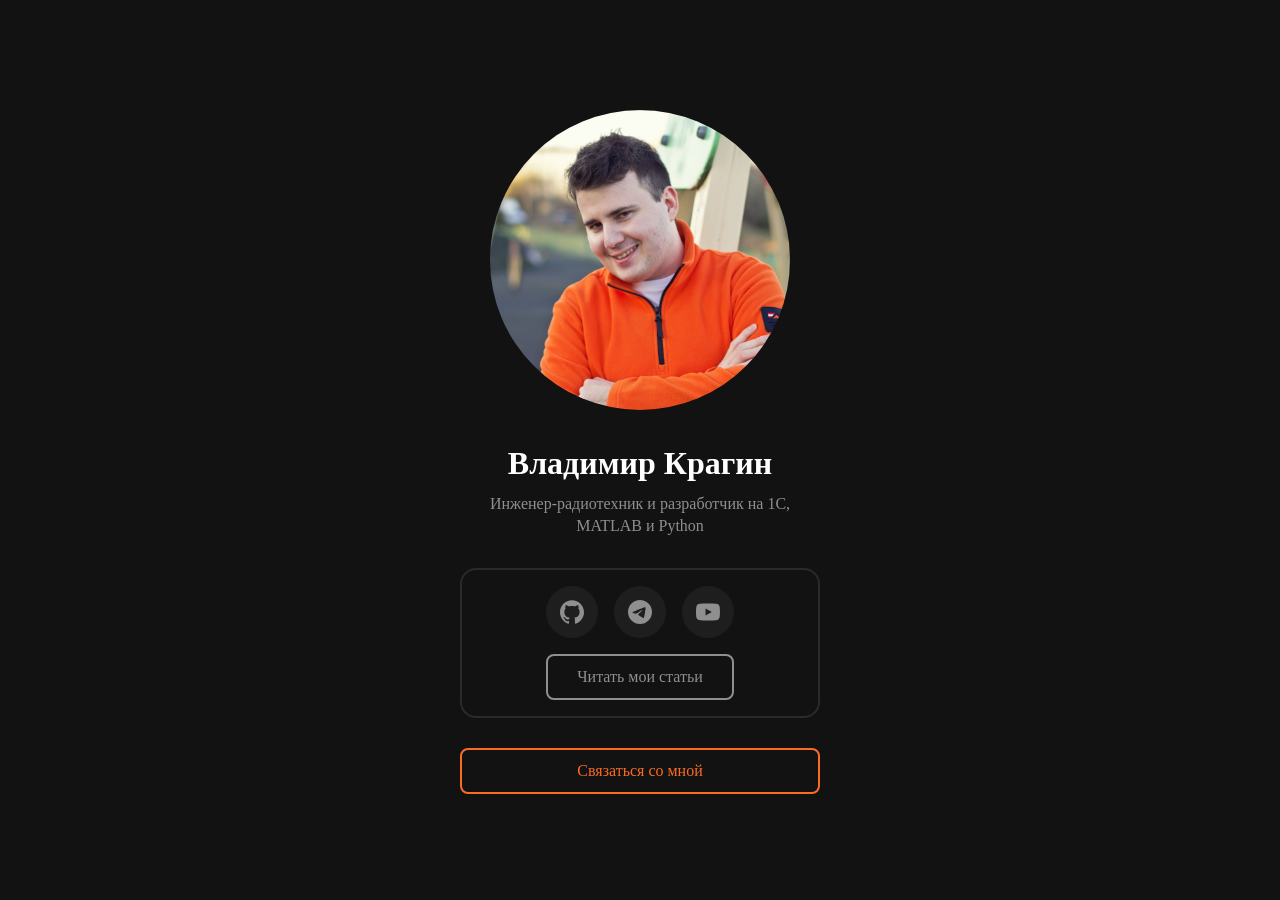
<file: index.html>
<!DOCTYPE html>
<html lang="ru">
    <head>
        <meta charset="UTF-8">
        <meta name="viewport" content="width=device-width, initial-scale=1.0">

        <meta name="description" content="Владимир Крагин — Инженер-радиотехник и разработчик на 1С, MATLAB и Python">
        <meta name="author" content="Владимир Крагин">

        <meta property="og:locale" content="ru_RU">
        <meta property="og:type" content="website">
        <meta property="og:url" content="https://lezhebokin.github.io/">
        <meta property="og:title" content="Владимир Крагин">
        <meta property="og:description" content="Инженер-радиотехник и разработчик на 1С, MATLAB и Python">

        <link href="style.css" rel="stylesheet">
        <title>Главная</title>
    </head>
    <body>
        <img src="me.jpg" alt="Владимир Крагин" class="image">
        <h1 class="title">Владимир Крагин</h1>
        <h3 class="subtitle">Инженер-радиотехник и разработчик на 1С, MATLAB и Python</h3>

        <div class="group">
            <div class="social">
                <a href="https://github.com/lezhebokin" rel="noopener noreferrer" aria-label="GitHub" class="link" target="_blank">
                <svg role="img" viewBox="0 0 24 24" xmlns="http://www.w3.org/2000/svg" width="24" height="24" fill="currentColor">
                    <path d="M12 .297c-6.63 0-12 5.373-12 12 0 5.303 3.438 9.8 8.205 11.385.6.113.82-.258.82-.577
                            0-.285-.01-1.04-.015-2.04-3.338.724-4.042-1.61-4.042-1.61C4.422 18.07 3.633 17.7 3.633
                            17.7c-1.087-.744.084-.729.084-.729 1.205.084 1.838 1.236 1.838 1.236 1.07 1.835 2.809 1.305
                            3.495.998.108-.776.417-1.305.76-1.605-2.665-.3-5.466-1.332-5.466-5.93 0-1.31.465-2.38
                            1.235-3.22-.135-.303-.54-1.523.105-3.176 0 0 1.005-.322 3.3 1.23.96-.267 1.98-.399 3-.405
                            1.02.006 2.04.138 3 .405 2.28-1.552 3.285-1.23 3.285-1.23.645 1.653.24 2.873.12 3.176.765.84
                            1.23 1.91 1.23 3.22 0 4.61-2.805 5.625-5.475 5.92.42.36.81 1.096.81 2.22 0 1.606-.015
                            2.896-.015 3.286 0 .315.21.69.825.57C20.565 22.092 24 17.592 24 12.297c0-6.627-5.373-12-12-12"/>
                </svg>
                </a>
                <a href="https://t.me/lezhebokin_telegram" rel="noopener noreferrer" aria-label="Telegram" class="link" target="_blank">
                <svg role="img" viewBox="0 0 24 24" xmlns="http://www.w3.org/2000/svg" width="24" height="24" fill="currentColor">
                    <path d="M11.944 0A12 12 0 0 0 0 12a12 12 0 0 0 12 12 12 12 0 0 0 12-12A12 12 0 0 0 12 0a12
                            12 0 0 0-.056 0zm4.962 7.224c.1-.002.321.023.465.14a.506.506 0 0
                            1 .171.325c.016.093.036.306.02.472-.18 1.898-.962 6.502-1.36 8.627-.168.9-.499 1.201-.82
                            1.23-.696.065-1.225-.46-1.9-.902-1.056-.693-1.653-1.124-2.678-1.8-1.185-.78-.417-1.21.258-1.91.177-.184
                            3.247-2.977 3.307-3.23.007-.032.014-.15-.056-.212s-.174-.041-.249-.024c-.106.024-1.793
                            1.14-5.061 3.345-.48.33-.913.49-1.302.48-.428-.008-1.252-.241-1.865-.44-.752-.245-1.349-.374-1.297-.789.027-.216.325-.437.893-.663
                            3.498-1.524 5.83-2.529 6.998-3.014 3.332-1.386 4.025-1.627 4.476-1.635z"/>
                </svg>
                </a>
                <a href="https://www.youtube.com/@lezhebokin" rel="noopener noreferrer" aria-label="YouTube" class="link" target="_blank">
                <svg role="img" viewBox="0 0 24 24" xmlns="http://www.w3.org/2000/svg" width="24" height="24" fill="currentColor">
                    <path d="M23.498 6.186a3.016 3.016 0 0 0-2.122-2.136C19.505 3.545 12 3.545 12 3.545s-7.505
                            0-9.377.505A3.017 3.017 0 0 0 .502 6.186C0 8.07 0 12 0 12s0 3.93.502 5.814a3.016 3.016
                            0 0 0 2.122 2.136c1.871.505 9.376.505 9.376.505s7.505 0 9.377-.505a3.015 3.015 0 0 0
                            2.122-2.136C24 15.93 24 12 24 12s0-3.93-.502-5.814zM9.545 15.568V8.432L15.818 12l-6.273 3.568z"/>
                </svg>
                </a>
            </div>
            <a href="document/index.html" class="button button-one">Читать мои статьи</a>
        </div>

        <a href="https://forms.yandex.ru/u/6ab436571f1eb5002dbdd0ef" class="button button-second" rel="noopener noreferrer" target="_blank">Связаться со мной</a>
    </body>
</html>
</file>
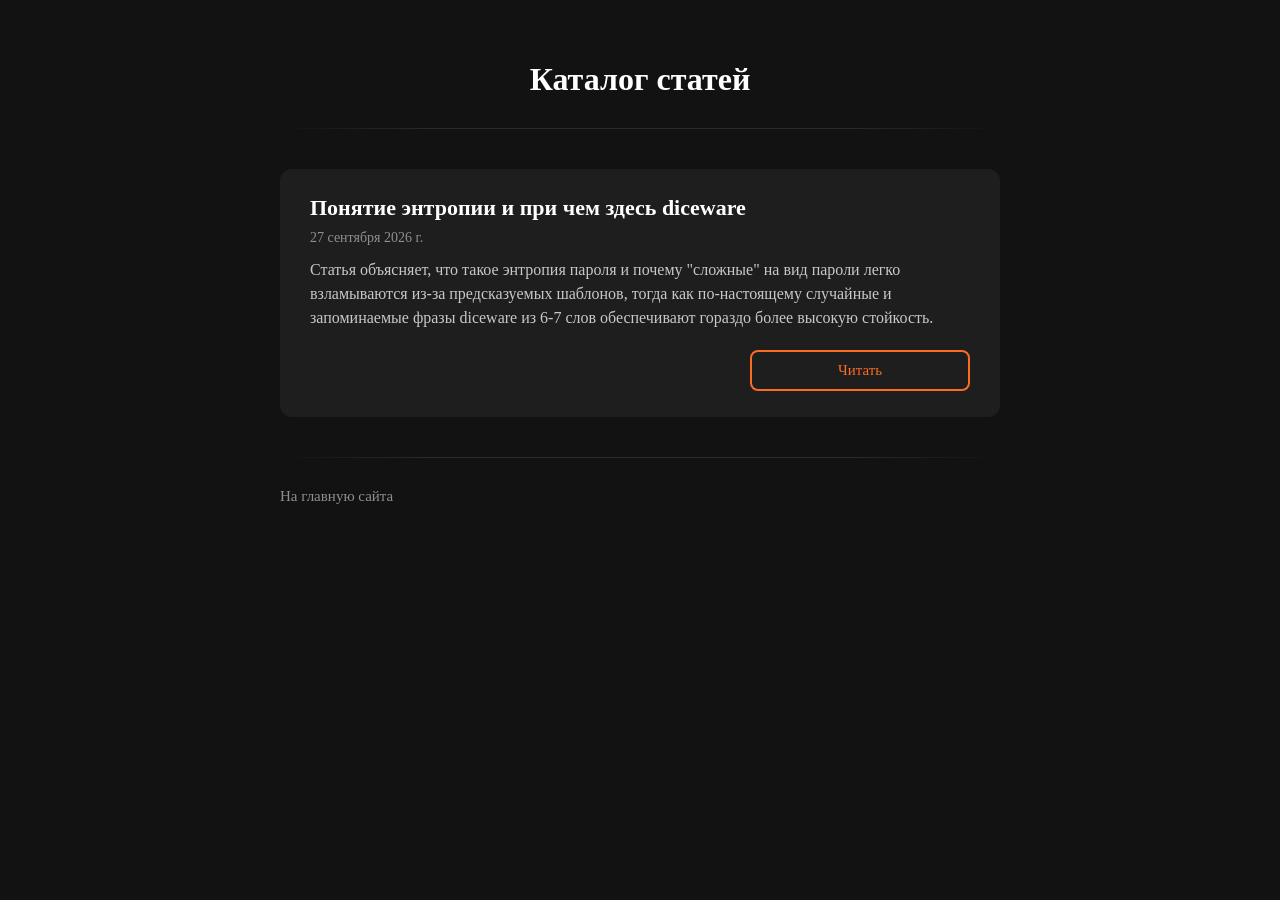
<file: document/index.html>
<!DOCTYPE html>
<html lang="ru">
    <head>
        <meta charset="UTF-8">
        <meta name="viewport" content="width=device-width, initial-scale=1.0">

        <meta name="description" content="Профессиональный блог Владимира Крагина">
        <meta name="author" content="Владимир Крагин">

        <meta property="og:locale" content="ru_RU">
        <meta property="og:type" content="website">
        <meta property="og:url" content="https://lezhebokin.github.io/document/">
        <meta property="og:title" content="Владимир Крагин">
        <meta property="og:description" content="Профессиональный блог">

        <link href="style.css" rel="stylesheet">
        <title>Каталог статей</title>
    </head>
    <body>
        <div class="catalog">
            <h1 class="title">Каталог статей</h1>
        </div>

        <hr class="divider divider-catalog">

        <article class="card">
            <div class="body">
                <h2><a href="entropy-and-diceware.html">Понятие энтропии и при чем здесь diceware</a></h2>
                <p class="card-meta">
                    <time datetime="2026-09-27">27 сентября 2026 г.</time>
                </p>
                <p class="card-description">
                    Статья объясняет, что такое энтропия пароля и почему "сложные" на вид пароли легко взламываются
                    из-за предсказуемых шаблонов, тогда как по-настоящему случайные и запоминаемые фразы diceware из
                    6-7 слов обеспечивают гораздо более высокую стойкость.
                </p>
                <a href="entropy-and-diceware.html" class="read">Читать</a>
            </div>
        </article>

        <hr class="divider divider-catalog">

        <nav class="navigation bottom">
                <a href="../index.html">На главную сайта</a>
        </nav>
    </body>
</html>
</file>
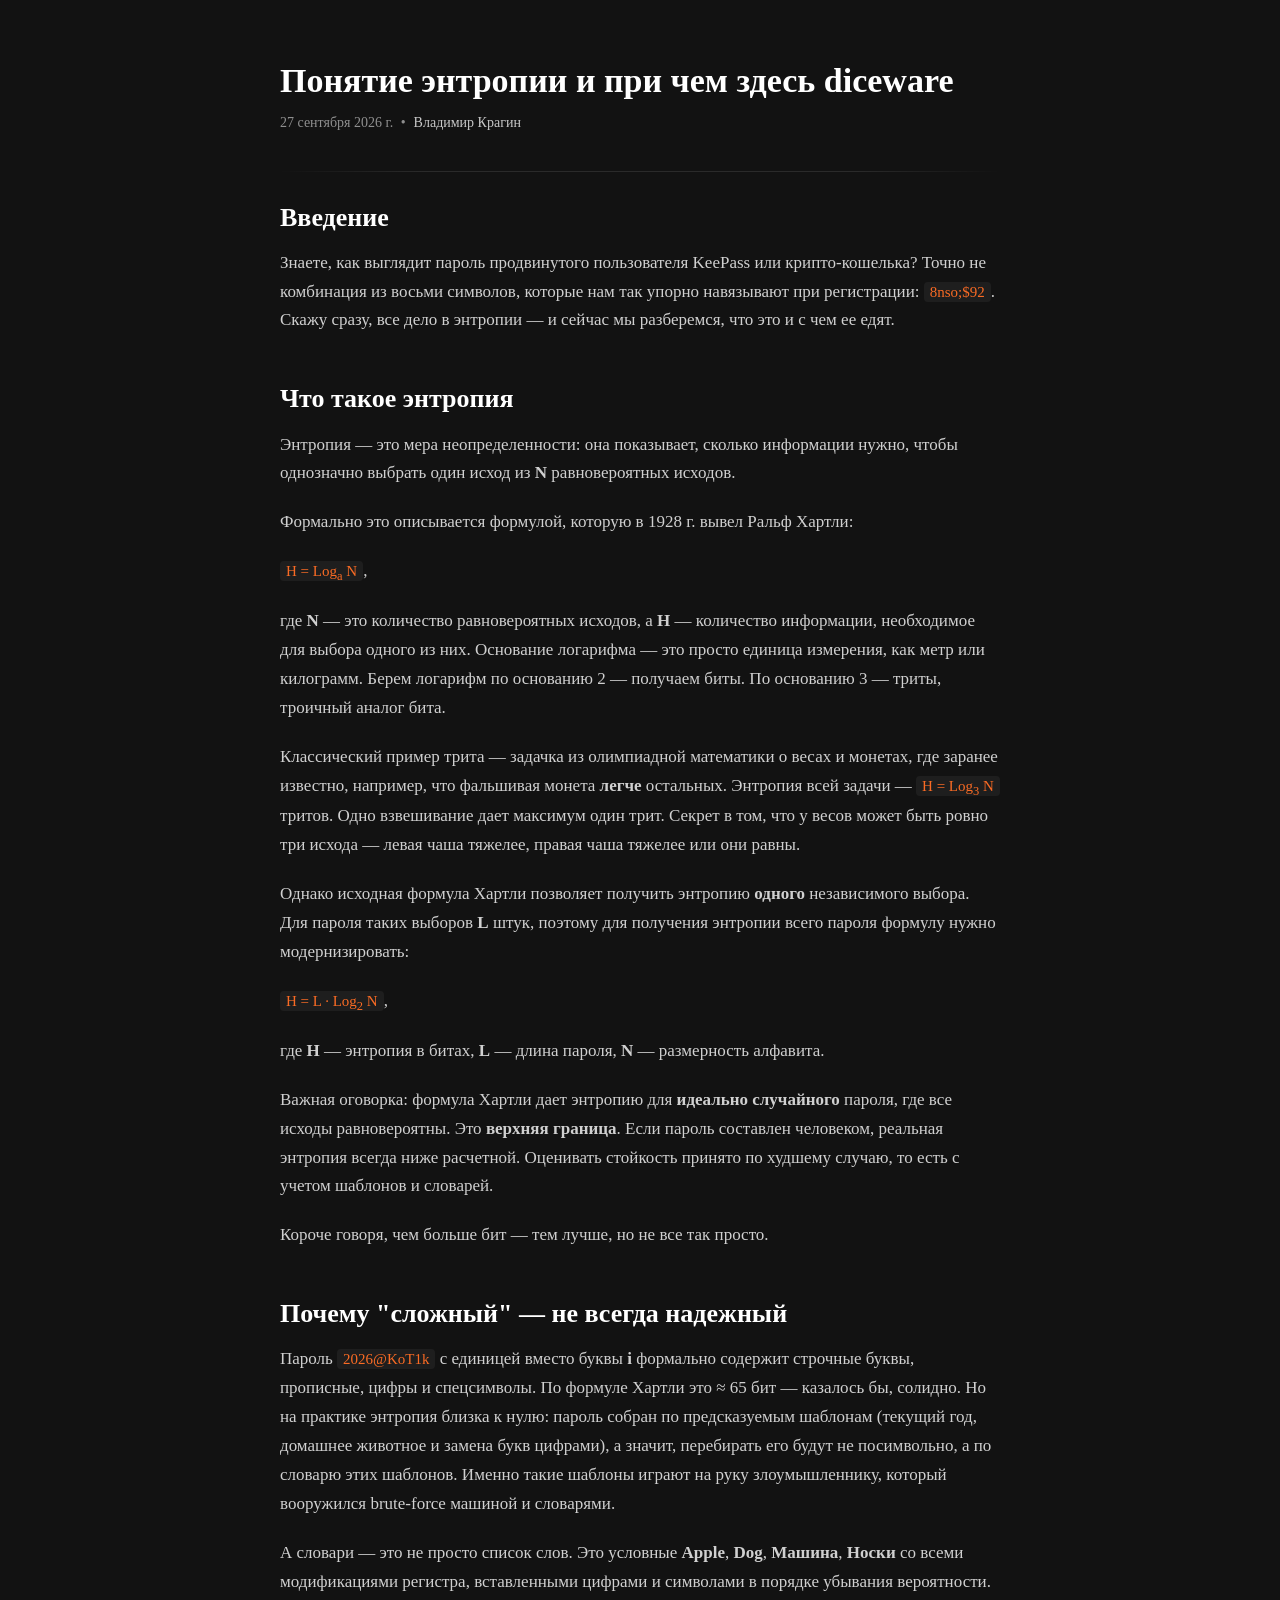
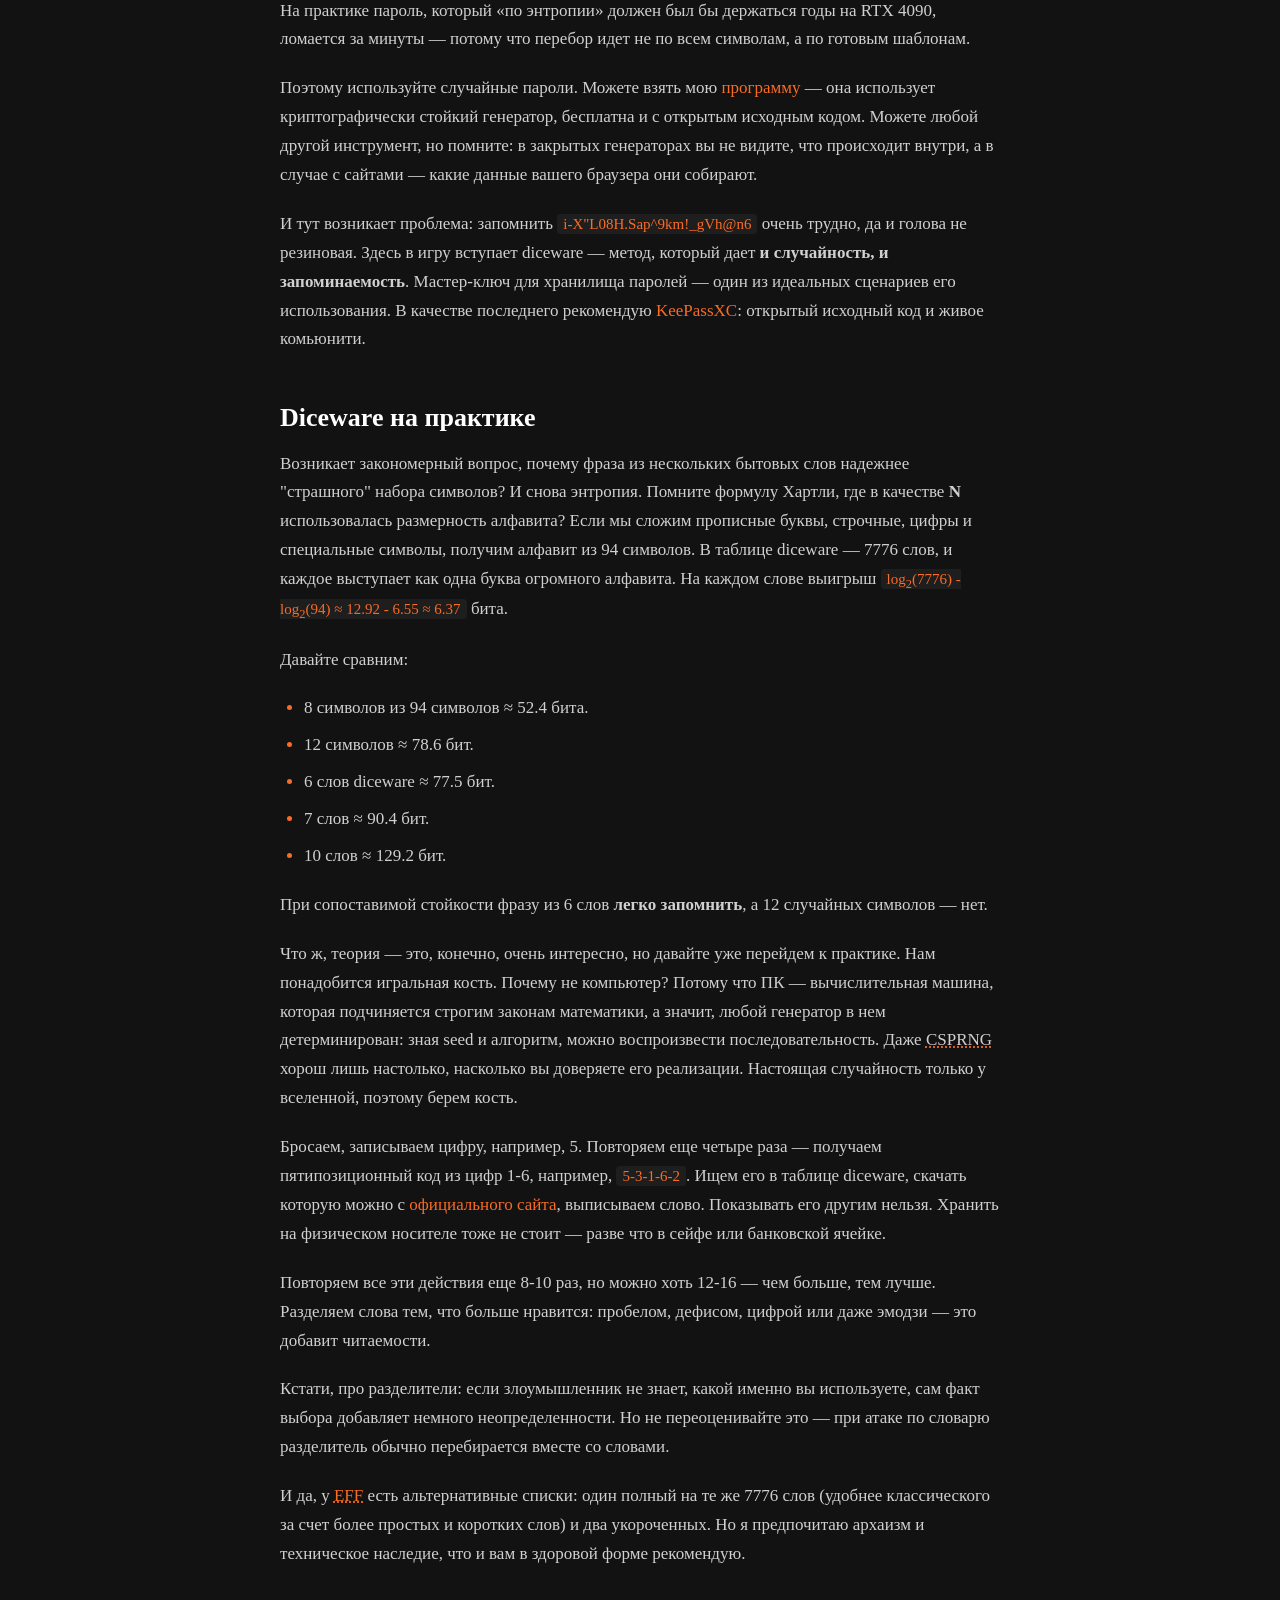
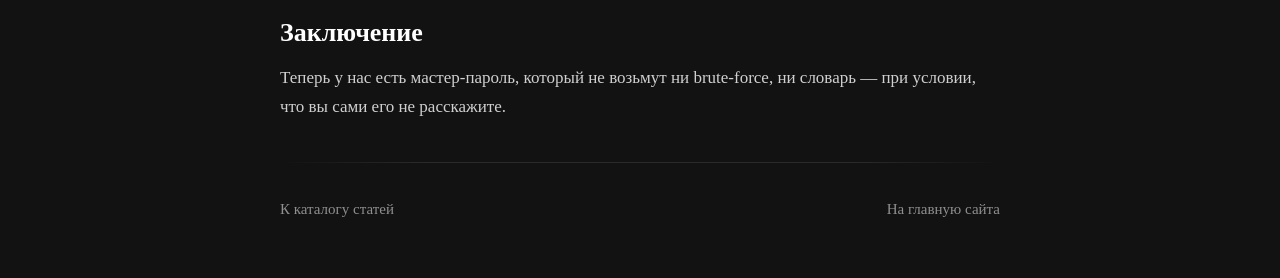
<file: document/entropy-and-diceware.html>
<!DOCTYPE html>
<html lang="ru">
    <head>
        <meta charset="UTF-8">
        <meta name="viewport" content="width=device-width, initial-scale=1.0">

        <meta name="description" content="Что такое энтропия и почему diceware-фразы из 6-7 слов надежнее сложных паролей">
        <meta name="author" content="Владимир Крагин">

        <meta property="og:locale" content="ru_RU">
        <meta property="og:type" content="document">
        <meta property="og:url" content="https://lezhebokin.github.io/document/entropy-and-diceware.html">
        <meta property="og:title" content="Понятие энтропии и при чем здесь diceware">
        <meta property="og:description" content="Что такое энтропия и почему diceware-фразы надежнее сложных паролей">

        <link href="style.css" rel="stylesheet">
        <title>Понятие энтропии и при чем здесь diceware</title>
    </head>
    <body>
        <div class="post">
            <header class="post-header">
                <h1>Понятие энтропии и при чем здесь diceware</h1>
                <p class="post-meta">
                    <time datetime="2026-09-27">27 сентября 2026 г.</time>
                    <span class="post-author">Владимир Крагин</span>
                </p>
            </header>

            <hr class="divider">

            <div class="post-content">
                <h2>Введение</h2>
                <p>
                    Знаете, как выглядит пароль продвинутого пользователя KeePass или крипто-кошелька?
                    Точно не комбинация из восьми символов, которые нам так упорно навязывают при регистрации:
                    <code>8nso;$92</code>. Скажу сразу, все дело в энтропии — и сейчас мы разберемся,
                    что это и с чем ее едят.
                </p>
                <h2>Что такое энтропия</h2>
                <p>
                    Энтропия — это мера неопределенности: она показывает, сколько информации нужно,
                    чтобы однозначно выбрать один исход из <b>N</b> равновероятных исходов.
                </p>
                <p>
                    Формально это описывается формулой, которую в 1928 г. вывел Ральф Хартли:
                </p>
                <p>
                    <code>H = Log<sub>a</sub> N</code>,
                </p>
                <p>
                    где <b>N</b> — это количество равновероятных исходов, а <b>H</b> — количество
                    информации, необходимое для выбора одного из них. Основание логарифма — это просто единица
                    измерения, как метр или килограмм. Берем логарифм по основанию 2 — получаем биты.
                    По основанию 3 — триты, троичный аналог бита.
                </p>
                <p>
                    Классический пример трита — задачка из олимпиадной математики о весах и монетах, где заранее
                    известно, например, что фальшивая монета <b>легче</b> остальных. Энтропия всей задачи —
                    <code>H = Log<sub>3</sub> N</code> тритов. Одно взвешивание дает максимум один трит. Секрет в том,
                    что у весов может быть ровно три исхода — левая чаша тяжелее, правая чаша тяжелее или они равны.
                </p>
                <p>
                    Однако исходная формула Хартли позволяет получить энтропию <b>одного</b>
                    независимого выбора. Для пароля таких выборов <b>L</b> штук, поэтому для
                    получения энтропии всего пароля формулу нужно модернизировать:
                </p>
                <p>
                    <code>H = L · Log<sub>2</sub> N</code>,
                </p>
                <p>
                    где <b>H</b> — энтропия в битах, <b>L</b> — длина пароля, <b>N</b> — размерность алфавита.
                </p>
                <p>
                    Важная оговорка: формула Хартли дает энтропию для <b>идеально случайного</b> пароля,
                    где все исходы равновероятны. Это <b>верхняя граница</b>. Если пароль составлен человеком,
                    реальная энтропия всегда ниже расчетной. Оценивать стойкость принято по худшему случаю,
                    то есть с учетом шаблонов и словарей.
                </p>
                <p>
                    Короче говоря, чем больше бит — тем лучше, но не все так просто.
                </p>
                <h2>Почему "сложный" — не всегда надежный</h2>
                <p>
                    Пароль <code>2026@KoT1k</code> с единицей вместо буквы <b>i</b> формально содержит строчные буквы,
                    прописные, цифры и спецсимволы. По формуле Хартли это ≈ 65 бит — казалось бы, солидно.
                    Но на практике энтропия близка к нулю: пароль собран по предсказуемым шаблонам (текущий год,
                    домашнее животное и замена букв цифрами), а значит, перебирать его будут не посимвольно, а по
                    словарю этих шаблонов. Именно такие шаблоны играют на руку злоумышленнику, который вооружился
                    brute-force машиной и словарями.
                </p>
                <p>
                    А словари — это не просто список слов. Это условные <b>Apple</b>, <b>Dog</b>,
                    <b>Машина</b>, <b>Носки</b> со всеми модификациями регистра, вставленными цифрами и
                    символами в порядке убывания вероятности. На практике пароль, который «по энтропии» должен был бы
                    держаться годы на RTX 4090, ломается за минуты — потому что
                    перебор идет не по всем символам, а по готовым шаблонам.
                </p>
                <p>
                    Поэтому используйте случайные пароли. Можете взять мою
                    <a href="https://github.com/lezhebokin/password-generator" rel="noopener noreferrer" target="_blank">программу</a>
                    — она использует криптографически стойкий генератор, бесплатна и с открытым исходным кодом.
                    Можете любой другой инструмент, но помните: в закрытых генераторах вы не видите,
                    что происходит внутри, а в случае с сайтами — какие данные вашего браузера они собирают.
                </p>
                <p>
                    И тут возникает проблема: запомнить <code>i-X"L08H.Sap^9km!_gVh@n6</code> очень трудно,
                    да и голова не резиновая. Здесь в игру вступает diceware — метод, который дает
                    <b>и случайность, и запоминаемость</b>. Мастер-ключ для хранилища паролей — один из идеальных
                    сценариев его использования. В качестве последнего рекомендую
                    <a href="https://github.com/keepassxreboot/keepassxc" rel="noopener noreferrer" target="_blank">KeePassXC</a>:
                    открытый исходный код и живое комьюнити.
                </p>
                <h2>Diceware на практике</h2>
                <p>
                    Возникает закономерный вопрос, почему фраза из нескольких бытовых слов надежнее "страшного" набора
                    символов? И снова энтропия. Помните формулу Хартли, где в качестве <b>N</b> использовалась
                    размерность алфавита? Если мы сложим прописные буквы, строчные, цифры и специальные символы,
                    получим алфавит из 94 символов. В таблице diceware — 7776 слов, и каждое выступает как одна буква
                    огромного алфавита. На каждом слове выигрыш <code>log<sub>2</sub>(7776)
                    - log<sub>2</sub>(94) ≈ 12.92 - 6.55 ≈ 6.37</code> бита.
                </p>
                <p>Давайте сравним:</p>
                <ul>
                    <li>8 символов из 94 символов ≈ 52.4 бита.</li>
                    <li>12 символов ≈ 78.6 бит.</li>
                    <li>6 слов diceware ≈ 77.5 бит.</li>
                    <li>7 слов ≈ 90.4 бит.</li>
                    <li>10 слов ≈ 129.2 бит.</li>
                </ul>
                <p>
                    При сопоставимой стойкости фразу из 6 слов <b>легко запомнить</b>, а 12 случайных символов — нет.
                </p>
                <p>
                    Что ж, теория — это, конечно, очень интересно, но давайте уже перейдем к практике. Нам понадобится
                    игральная кость. Почему не компьютер? Потому что ПК — вычислительная машина, которая подчиняется
                    строгим законам математики, а значит, любой генератор в нем детерминирован: зная seed и алгоритм,
                    можно воспроизвести последовательность. Даже
                    <abbr title="Криптографически стойкий генератор псевдослучайных чисел">CSPRNG</abbr> хорош лишь
                    настолько, насколько вы доверяете его реализации.
                    Настоящая случайность только у вселенной, поэтому берем кость.
                </p>
                <p>
                    Бросаем, записываем цифру, например, 5. Повторяем еще четыре раза — получаем пятипозиционный код из
                    цифр 1-6, например, <code>5-3-1-6-2</code>. Ищем его в таблице diceware, скачать которую можно с
                    <a href="https://theworld.com/~reinhold/diceware.html" rel="noopener noreferrer" target="_blank">официального сайта</a>,
                    выписываем слово. Показывать его другим нельзя. Хранить на физическом носителе тоже не стоит
                    — разве что в сейфе или банковской ячейке.
                </p>
                <p>
                    Повторяем все эти действия еще 8-10 раз, но можно хоть 12-16 — чем больше, тем лучше. Разделяем
                    слова тем, что больше нравится: пробелом, дефисом, цифрой или даже эмодзи — это добавит читаемости.
                </p>
                <p>
                    Кстати, про разделители: если злоумышленник не знает, какой именно вы используете, сам факт выбора
                    добавляет немного неопределенности. Но не переоценивайте это — при атаке по словарю разделитель
                    обычно перебирается вместе со словами.
                </p>
                <p>
                    И да, у
                    <a href="https://www.eff.org/dice" rel="noopener noreferrer" target="_blank"><abbr title="Фонд электронных рубежей">EFF</abbr></a>
                    есть альтернативные списки: один полный на те же 7776 слов (удобнее классического за счет более
                    простых и коротких слов) и два укороченных. Но я предпочитаю архаизм и техническое наследие,
                    что и вам в здоровой форме рекомендую.
                </p>
                <h2>Заключение</h2>
                <p>
                    Теперь у нас есть мастер-пароль, который не возьмут ни brute-force, ни словарь — при условии,
                    что вы сами его не расскажите.
                </p>
            </div>

            <hr class="divider">

            <nav class="post-navigation bottom">
                <a href="index.html">К каталогу статей</a>
                <a href="../index.html">На главную сайта</a>
            </nav>
        </div>
    </body>

</html>
</file>
<file: style.css>
body {
    background-color: #121212;    /* цвет фона страницы */
    color: #ffffff;               /* цвет текста по умолчанию */
    font-family: "Segoe UI";      /* шрифт по умолчанию */
    margin: 0;                    /* убираем отступы body по умолчанию */
    min-height: 100vh;            /* растягиваем на всю высоту окна */
    display: flex;                /* включаем flex-контейнер */
    flex-direction: column;       /* элементы идут друг под другом */
    align-items: center;          /* центрируем иконку по горизонтали */
    justify-content: center;      /* центрируем иконку по вертикали */
}

.image {
    width: 300px;                                        /* ширина картинки */
    height: 300px;                                       /* высота картинки */
    display: block;                                      /* делаем img блочным */
    object-fit: cover;                                   /* заполняем контейнер картинкой */
    border-radius: 50%;                                  /* скругляем углы */
    border: 4px solid transparent;                       /* обводка картинки по умолчанию */
    transition: border 0.3s ease, box-shadow 0.3s ease;  /* поведение обводки при наведении указателя */
}

.image:hover {
    border: 4px solid #fa6b24;                      /* обводка при наведении */
    box-shadow: 0 0 24px rgba(250, 107, 36, 0.75);  /* размытие для обводки */
}

.title {
    color: #ffffff;               /* цвет заголовка */
    max-width: 360px;             /* ширина заголовка */
    margin: 30px auto 10px auto;  /* отступы по часовой стрелке */
    text-align: center;           /* центрирование текста */
    font-size: 32px;              /* размер текста */
    line-height: 1.2;             /* межстрочный интервал */
}

.subtitle {
    color: #8f8f8f;       /* цвет описания */
    max-width: 360px;     /* ширина описания */
    margin: 0 auto;       /* убираем верхние и нижние отступы */
    text-align: center;   /* центрирование текста */
    font-size: 16px;      /* размер текста */
    font-weight: normal;  /* снимаем жирность заголовка */
    line-height: 1.4;     /* межстрочный интервал */
}

.group {
    display: flex;                /* включаем flex-контейнер */
    flex-direction: column;       /* выстраиваем кнопки вертикально */
    align-items: center;          /* центрируем содержимое по горизонтали */
    gap: 16px;                    /* расстояние между соцсетями и кнопкой */
    margin-top: 30px;             /* отступ от подзаголовка */
    width: 360px;                 /* ширина рамки как у описания */
    padding: 16px 0;              /* внутренние отступы вокруг содержимого */
    box-sizing: border-box;       /* border входит в ширину */
    border: 2px solid #2a2a2a;    /* рамка вокруг */
    border-radius: 16px;          /* скругленные углы рамки */
}

.social {
    display: flex;  /* выстраиваем иконки в ряд */
    gap: 16px;      /* расстояние между иконками */
}

.link {
    display: flex;                  /* делаем ссылку flex-контейнером */
    justify-content: center;        /* центрируем иконку по горизонтали */
    align-items: center;            /* центрируем иконку по вертикали */
    width: 48px;                    /* ширина иконок */
    height: 48px;                   /* высота иконок */
    border-radius: 50%;             /* круглые кнопки */
    color: #8f8f8f;                 /* цвет иконок */
    background-color: #1e1e1e;      /* цвет фона кнопок */
    border: 2px solid transparent;  /* обводка иконок по умолчанию */
    text-decoration: none;          /* убираем подчеркивание ссылки */
    transition: color 0.3s ease,    /* поведение обводки при наведении указателя */
                border-color 0.3s ease,
                transform 0.3s ease,
                box-shadow 0.3s ease;
}

.link:hover {
    transform: translateY(-4px);  /* легкий подъем иконки */
}

.link[aria-label="GitHub"]:hover {
    color: #ffffff;                                 /* цвет иконки */
    border-color: #ffffff;                          /* цвет обводки при наведении */
    box-shadow: 0 0 16px rgba(255, 255, 255, 0.5);  /* размытие для обводки при наведении */
}

.link[aria-label="Telegram"]:hover {
    color: #23a0d7;                                /* цвет иконки */
    border-color: #23a0d7;                         /* цвет обводки при наведении */
    box-shadow: 0 0 16px rgba(35, 160, 215, 0.5);  /* размытие для обводки при наведении */
}

.link[aria-label="YouTube"]:hover {
    color: #FF0000;                             /* цвет иконки */
    border-color: #FF0000;                      /* цвет обводки при наведении */
    box-shadow: 0 0 16px rgba(255, 0, 0, 0.5);  /* размытие для обводки при наведении */
}

.button {
    display: inline-block;          /* делаем ссылку блочно-строчной */
    padding: 12px 0;                /* внутренние отступы */
    box-sizing: border-box;         /* padding входит в заданную ширину */
    background-color: transparent;  /* прозрачный фон */
    border: 2px solid transparent;  /* обводка кнопки по умолчанию */
    border-radius: 8px;             /* скругленные углы */
    text-decoration: none;          /* убираем подчеркивание */
    text-align: center;             /* центрируем текст внутри кнопки */
    transition: color 0.3s ease,    /* поведение обводки при наведении указателя */
                background-color 0.3s ease,
                transform 0.3s ease,
                box-shadow 0.3s ease;
}

.button-one {
    width: 188px;           /* ширина по иконкам */
    color: #8f8f8f;         /* цвет текста */
    border-color: #8f8f8f;  /* цвет обводки */
}

.button-one:hover {
    color: #ffffff;                                 /* цвет текста при наведении */
    background-color: #8f8f8f;                      /* заливка при наведении */
    transform: translateY(-2px);                    /* легкий подъем кнопки */
    box-shadow: 0 0 16px rgba(150, 150, 150, 0.5);  /* размытие для обводки */
}

.button-second {
    margin-top: 30px;       /* отступ от рамки */
    width: 360px;           /* ширина по заголовку */
    color: #fa6b24;         /* цвет текста */
    border-color: #fa6b24;  /* цвет обводки */
}

.button-second:hover {
    color: #ffffff;                                /* цвет текста при наведении */
    background-color: #fa6b24;                     /* цвет обводки при наведении */
    transform: translateY(-2px);                   /* легкий подъем кнопки */
    box-shadow: 0 0 16px rgba(250, 107, 36, 0.5);  /* размытие для обводки при наведении */
}
</file>
<file: document/style.css>
body {
    background-color: #121212;  /* цвет фона страницы */
    color: #ffffff;             /* цвет текста по умолчанию */
    font-family: "Segoe UI";    /* шрифт по умолчанию */
    margin: 0;                  /* убираем отступы body по умолчанию */
    min-height: 100vh;          /* растягиваем на всю высоту окна */
    display: flex;              /* включаем flex-контейнер */
    flex-direction: column;     /* элементы идут друг под другом */
    align-items: center;        /* центрируем содержимое по горизонтали */
    padding: 60px 20px;         /* внутренние отступы страницы */
    box-sizing: border-box;     /* padding входит в ширину */
}

.catalog {
    width: 100%;       /* контейнер на всю доступную ширину */
    max-width: 720px;  /* ограничиваем ширину для читаемости */
}

.title {
    color: #ffffff;      /* цвет заголовка */
    margin: 0;           /* отступ до разделителя задает .divider */
    font-size: 32px;     /* размер текста */
    line-height: 1.2;    /* межстрочный интервал */
    text-align: center;  /* центрирование текста */
}

/* ---------- карточка статьи ---------- */

.card {
    width: 100%;                         /* карточка на всю ширину контейнера */
    max-width: 720px;                    /* ограничиваем ширину как у контейнера */
    box-sizing: border-box;              /* padding входит в ширину */
    background-color: #1e1e1e;           /* цвет фона карточки */
    border: 2px solid transparent;       /* обводка карточки по умолчанию */
    border-radius: 12px;                 /* скругленные углы */
    padding: 24px 28px;                  /* внутренние отступы */
    margin-bottom: 20px;                 /* отступ между карточками */
    transition: border-color 0.3s ease,  /* поведение обводки при наведении */
                box-shadow 0.3s ease,
                transform 0.3s ease;
}

.card:hover {
    border-color: #fa6b24;                          /* обводка при наведении */
    box-shadow: 0 0 16px rgba(250, 107, 36, 0.35);  /* размытие для обводки */
    transform: translateY(-2px);                    /* легкий подъем карточки */
}

.body {
    width: 100%;
}

.card h2 {
    margin: 0 0 8px 0;  /* отступ снизу */
    font-size: 22px;    /* размер текста */
    line-height: 1.2;   /* межстрочный интервал */
}

.card h2 a {
    color: #ffffff;               /* цвет заголовка-ссылки */
    text-decoration: none;        /* убираем подчеркивание */
    transition: color 0.3s ease;  /* поведение цвета при наведении */
}

.card h2 a:hover {
    color: #fa6b24;  /* цвет заголовка при наведении */
}

.card-meta {
    color: #8f8f8f;      /* цвет даты */
    font-size: 14px;     /* размер текста */
    margin: 0 0 12px 0;  /* отступ снизу */
}

.card-description {
    color: #c8c8c8;      /* цвет описания */
    font-size: 16px;     /* размер текста */
    line-height: 1.5;    /* межстрочный интервал */
    margin: 0 0 20px 0;  /* отступ снизу до кнопки */
}

.card:first-of-type {
    margin-top: 40px;  /* отступ от разделителя до первой карточки */
}

.card:last-of-type {
    margin-bottom: 10px;  /* отступ снизу нижней в каталоге карточки */
}

/* ---------- кнопка "Читать" ---------- */

.read {
    display: block;                 /* блочная ссылка, чтобы margin работал */
    width: 33.333%;                 /* ширина по содержимому */
    margin-left: auto;              /* прижимаем вправо */
    padding: 10px 24px;             /* внутренние отступы */
    box-sizing: border-box;         /* padding входит в ширину */
    background-color: transparent;  /* прозрачный фон */
    color: #fa6b24;                 /* цвет текста */
    border: 2px solid #fa6b24;      /* цвет обводки */
    border-radius: 8px;             /* скругленные углы */
    text-decoration: none;          /* убираем подчеркивание */
    text-align: center;             /* центрируем текст внутри кнопки */
    font-size: 15px;                /* размер текста */
    transition: color 0.3s ease,    /* поведение при наведении указателя */
                background-color 0.3s ease,
                transform 0.3s ease,
                box-shadow 0.3s ease;
}

.read:hover {
    color: #ffffff;                                /* цвет текста при наведении */
    background-color: #fa6b24;                     /* заливка при наведении */
    transform: translateY(-2px);                   /* легкий подъем кнопки */
    box-shadow: 0 0 16px rgba(250, 107, 36, 0.5);  /* размытие для обводки */
}

/* ---------- навигация ---------- */

.navigation {
    width: 100%;             /* на всю ширину контейнера */
    max-width: 720px;        /* ограничиваем ширину как у карточки */
    box-sizing: border-box;  /* padding входит в ширину */
    display: flex;           /* выстраиваем ссылки в ряд */
    gap: 20px;               /* расстояние между ссылками */
    flex-wrap: wrap;         /* переносим на новую строку при нехватке места */
    font-size: 15px;         /* размер текста */
}

.navigation.bottom {
    margin-top: 0;      /* отступ от карточек */
    padding-top: 30px;  /* внутренний отступ сверху */
}

.navigation a {
    color: #8f8f8f;               /* цвет ссылок навигации */
    text-decoration: none;        /* убираем подчеркивание */
    transition: color 0.3s ease;  /* поведение цвета при наведении */
}

.navigation a:hover {
    color: #fa6b24;  /* цвет ссылок при наведении */
}

.divider {
    width: 100%;                  /* на всю ширину родителя */
    max-width: 720px;             /* но не шире колонки контента */
    box-sizing: border-box;       /* padding входит в ширину */
    border: none;                 /* убираем стандартную обводку */
    height: 1px;                  /* высота линии */
    margin: 40px auto 8px;        /* отступы сверху и снизу */
    background: linear-gradient(  /* градиент от прозрачного к цвету и обратно */
        to right,
        transparent 0%,
        #2a2a2a 20%,
        #2a2a2a 80%,
        transparent 100%
    );
}

.divider-catalog {
    margin: 30px auto 0;  /* переопределение отступов для каталога */
}

/* ---------- страница статьи ---------- */

.post {
    width: 100%;       /* контейнер на всю ширину */
    max-width: 720px;  /* уже каталога для читаемости */
}

/* ---------- навигация в статье ---------- */

.post-navigation {
    display: flex;    /* выстраиваем ссылки в ряд */
    flex-wrap: wrap;  /* переносим на новую строку при нехватке места */
    font-size: 15px;  /* размер текста */
}

.post-navigation.bottom {
    margin-top: 0;      /* отступ от текста статьи */
    padding-top: 30px;  /* внутренний отступ сверху */
}

.post-navigation a {
    color: #8f8f8f;               /* цвет ссылок навигации */
    text-decoration: none;        /* убираем подчеркивание */
    transition: color 0.3s ease;  /* поведение цвета при наведении */
}

.post-navigation a:hover {
    color: #fa6b24;  /* цвет ссылок при наведении */
}

.post-navigation a:last-child {
    margin-left: auto;  /* последняя ссылка уезжает вправо */
}

/* ---------- шапка статьи ---------- */

.post-header h1 {
    color: #ffffff;      /* цвет заголовка */
    font-size: 34px;     /* размер текста */
    line-height: 1.25;   /* межстрочный интервал */
    margin: 0 0 12px 0;  /* отступ снизу */
}

.post-meta {
    color: #8f8f8f;   /* цвет даты */
    font-size: 14px;  /* размер текста */
    margin: 0;        /* убираем отступы */
}

.post-author {
    color: #c8c8c8;    /* цвет автора светлее даты */
    margin-left: 4px;  /* отступ от даты */
}

.post-author::before {
    content: "•";       /* разделитель-точка */
    color: #8f8f8f;     /* цвет разделителя */
    margin-right: 8px;  /* отступ до имени */
}

/* ---------- тело статьи ---------- */

.post-content {
    color: #d0d0d0;    /* цвет текста статьи */
    font-size: 17px;   /* размер текста */
    line-height: 1.7;  /* межстрочный интервал */
}

.post-content h2 {
    color: #ffffff;         /* цвет заголовка раздела */
    font-size: 26px;        /* размер текста */
    margin: 48px 0 16px 0;  /* отступы сверху и снизу */
    line-height: 1.2;       /* межстрочный интервал */
}

.post-content h2:first-child {
    margin-top: 30px;  /* отступ от разделителя до первого заголовка */
}

.post-content h3 {
    color: #ffffff;         /* цвет подзаголовка */
    font-size: 20px;        /* размер текста */
    margin: 36px 0 12px 0;  /* отступы сверху и снизу */
    line-height: 1.2;       /* межстрочный интервал */
}

.post-content h4 {
    color: #ffffff;         /* цвет заголовка */
    font-size: 18px;        /* размер текста */
    margin: 28px 0 10px 0;  /* отступы сверху и снизу */
    line-height: 1.3;       /* межстрочный интервал */
}

.post-content h5 {
    color: #ffffff;        /* цвет заголовка */
    font-size: 17px;       /* размер текста */
    margin: 24px 0 8px 0;  /* отступы сверху и снизу */
    line-height: 1.3;      /* межстрочный интервал */
}

.post-content h6 {
    color: #ffffff;         /* цвет заголовка — приглушённый */
    font-size: 15px;        /* размер текста */
    letter-spacing: 0.5px;  /* разрядка букв */
    margin: 20px 0 8px 0;   /* отступы сверху и снизу */
    line-height: 1.3;       /* межстрочный интервал */
}

.post-content p {
    margin: 0 0 20px 0;  /* отступ между абзацами */
}

.post-content strong {
    color: #ffffff;  /* цвет выделенного текста */
}

.post-content em {
    color: #ffffff;  /* цвет курсива */
}

/* ---------- ссылки внутри текста ---------- */

.post-content a {
    color: #fa6b24;                        /* цвет ссылок в тексте */
    text-decoration: none;                 /* убираем подчеркивание */
    border-bottom: 1px solid transparent;  /* подчеркивание по умолчанию прозрачное */
    transition: border-color 0.3s ease;    /* поведение подчеркивания при наведении */
}

.post-content a:hover {
    border-bottom-color: #fa6b24;  /* подчеркивание при наведении */
}

/* ---------- аббревиатуры ---------- */

.post-content abbr {
    text-decoration: underline dotted #fa6b24;  /* пунктирное подчёркивание */
    cursor: help;                               /* курсор-подсказка */
}

/* ---------- списки ---------- */

.post-content ul {
    margin: 0 0 20px 0;  /* отступ снизу от списка */
    padding-left: 24px;  /* отступ слева для маркеров */
}
.post-content ol {
    margin: 0 0 20px 0;  /* отступ снизу от списка */
    padding-left: 24px;  /* отступ слева для маркеров */
}

.post-content li {
    margin-bottom: 8px;  /* отступ между пунктами списка */
}

.post-content li::marker {
    color: #fa6b24;  /* цвет маркеров списка */
}

/* ---------- разделитель между частями ---------- */

.post-content hr {
    border: none;                   /* убираем стандартную обводку */
    border-top: 1px solid #2a2a2a;  /* тонкая линия */
    margin: 40px 0;                 /* отступы сверху и снизу */
}

/* ---------- инлайн-код ---------- */

.post-content code {
    background-color: #1e1e1e;  /* цвет фона инлайн-кода */
    color: #fa6b24;             /* цвет текста инлайн-кода */
    font-family: "Consolas";    /* моноширинный шрифт */
    font-size: 15px;            /* размер текста */
    padding: 2px 6px;           /* внутренние отступы */
    border-radius: 4px;         /* скругленные углы */
}

/* ---------- блок кода ---------- */

.post-content pre {
    background-color: #1e1e1e;  /* цвет фона блока кода */
    border: 1px solid #2a2a2a;  /* обводка блока кода */
    border-radius: 8px;         /* скругленные углы */
    padding: 16px 20px;         /* внутренние отступы */
    overflow-x: auto;           /* горизонтальная прокрутка при переполнении */
    margin: 0 0 24px 0;         /* отступ снизу */
    line-height: 1.5;           /* межстрочный интервал */
}

.post-content pre code {
    background: none;  /* убираем фон у кода внутри pre */
    color: #d0d0d0;    /* цвет текста блока кода */
    padding: 0;        /* убираем внутренние отступы */
    font-size: 14px;   /* размер текста */
}

/* ---------- цитата ---------- */

.post-content blockquote {
    border-left: 3px solid #fa6b24;  /* оранжевая полоса слева */
    margin: 0 0 20px 0;              /* отступ снизу */
    padding: 4px 0 4px 20px;         /* внутренние отступы */
    color: #8f8f8f;                  /* цвет текста цитаты */
    font-style: italic;              /* курсив */
}

/* ---------- картинки и подписи ---------- */

.post-content img {
    max-width: 100%;       /* картинка не выходит за пределы контейнера */
    height: auto;          /* сохраняем пропорции */
    border-radius: 8px;    /* скругленные углы */
    margin: 8px 0 12px 0;  /* отступы сверху и снизу */
}

.post-content figure {
    margin: 24px 0;  /* отступы вокруг фигуры */
}

.post-content figcaption {
    color: #8f8f8f;      /* цвет подписи */
    font-size: 14px;     /* размер текста */
    text-align: center;  /* центрирование подписи */
    line-height: 1.4;    /* межстрочный интервал */
}

/* ---------- адаптация под мобильные устройства ---------- */

@media (max-width: 600px) {
    .read {
        width: fit-content;  /* ширина по содержимому */
    }
}
</file>
